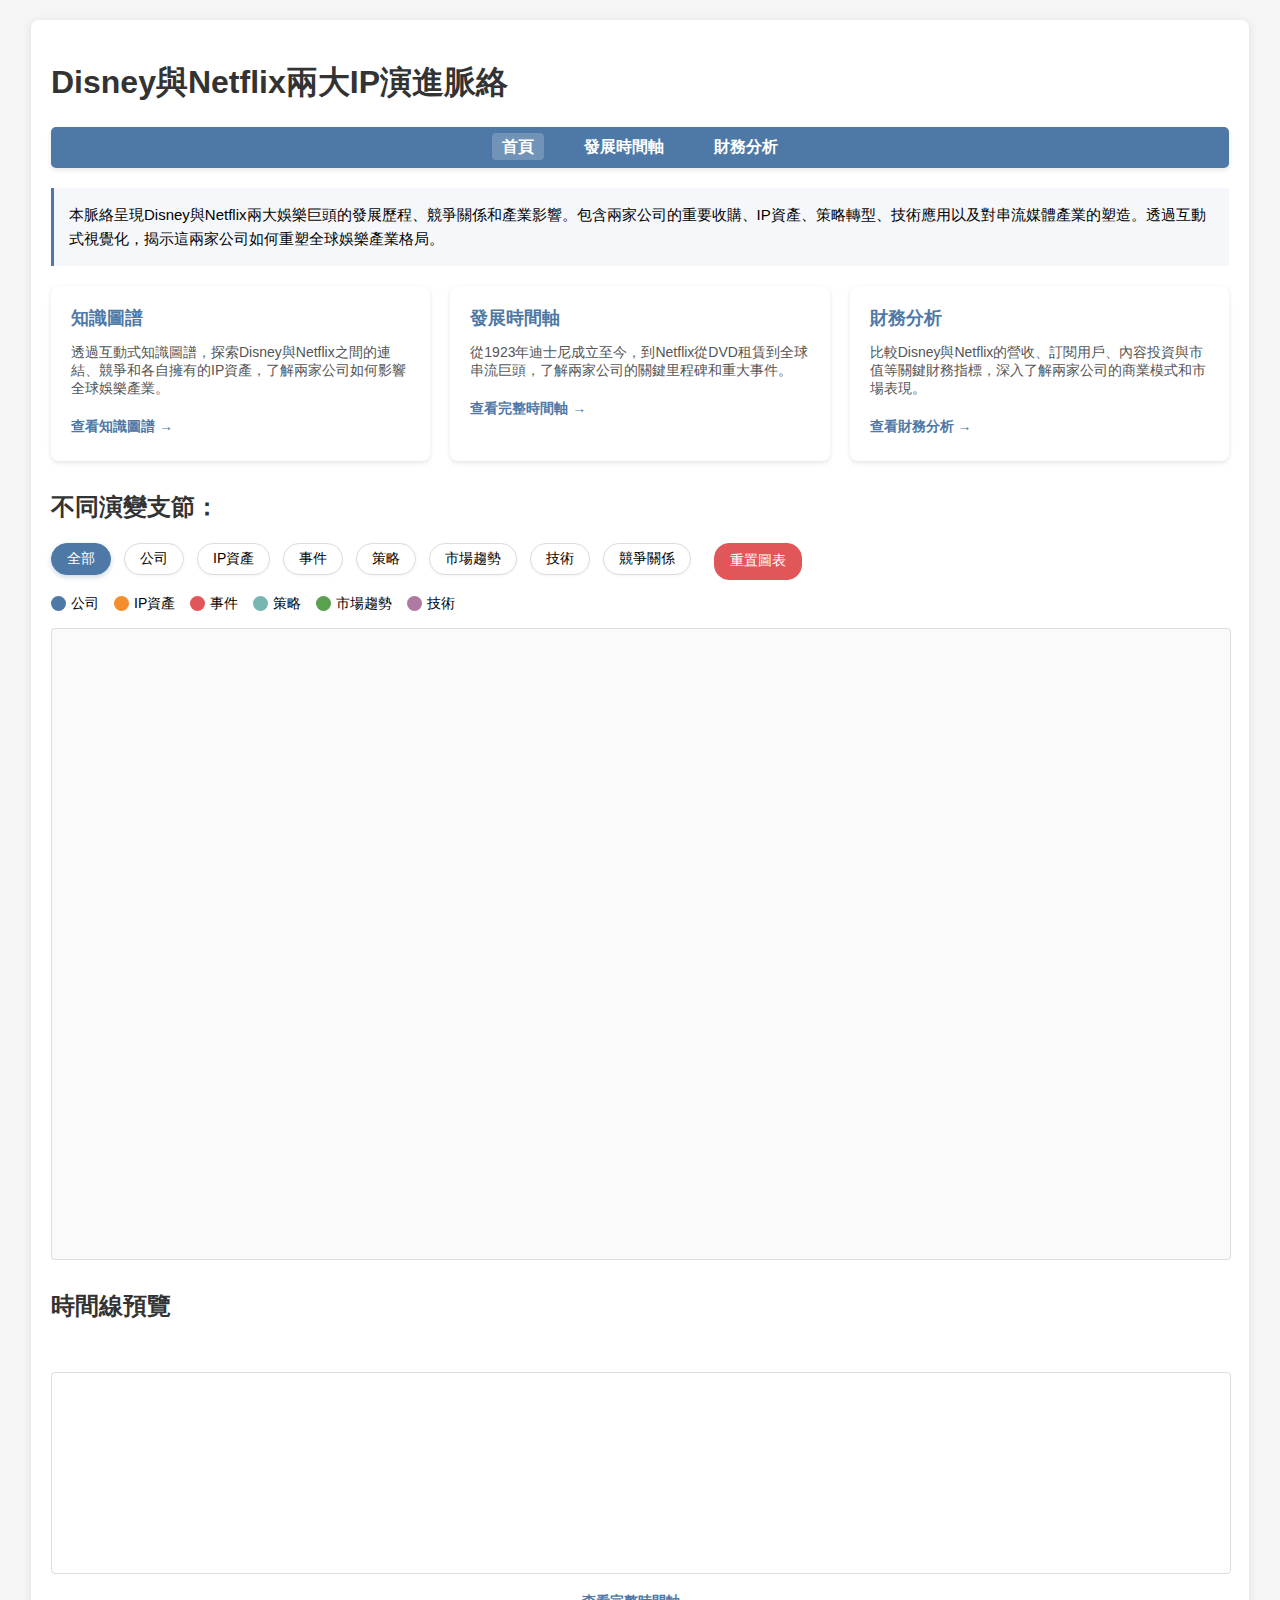
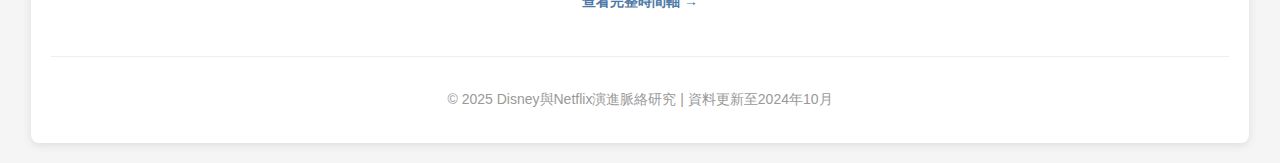
<file: index.html>
<!DOCTYPE html>
<html lang="zh-Hant">
<head>
    <meta charset="UTF-8">
    <meta name="viewport" content="width=device-width, initial-scale=1.0">
    <title>Disney與Netflix兩大IP演進脈絡</title>
    <script src="https://d3js.org/d3.v7.min.js"></script>
    <link rel="stylesheet" href="styles.css">
    <style>
        /* 導航選單樣式 */
        .main-nav {
            background-color: #4e79a7;
            border-radius: 5px;
            margin-bottom: 20px;
            padding: 10px;
            box-shadow: 0 2px 5px rgba(0,0,0,0.1);
        }
        
        .nav-list {
            display: flex;
            justify-content: center;
            list-style: none;
            margin: 0;
            padding: 0;
        }
        
        .nav-item {
            margin: 0 15px;
        }
        
        .nav-link {
            color: white;
            text-decoration: none;
            font-weight: bold;
            padding: 5px 10px;
            border-radius: 4px;
            transition: background-color 0.2s;
        }
        
        .nav-link:hover, .nav-link.active {
            background-color: rgba(255, 255, 255, 0.2);
        }

        /* 卡片樣式 */
        .cards-container {
            display: grid;
            grid-template-columns: repeat(auto-fit, minmax(300px, 1fr));
            gap: 20px;
            margin-bottom: 30px;
        }
        
        .card {
            background-color: white;
            border-radius: 8px;
            box-shadow: 0 2px 5px rgba(0,0,0,0.1);
            padding: 20px;
            transition: transform 0.3s, box-shadow 0.3s;
            cursor: pointer;
        }
        
        .card:hover {
            transform: translateY(-5px);
            box-shadow: 0 5px 15px rgba(0,0,0,0.15);
        }
        
        .card-title {
            color: #4e79a7;
            font-size: 18px;
            margin-top: 0;
            margin-bottom: 10px;
        }
        
        .card-description {
            color: #555;
            font-size: 14px;
            margin-bottom: 15px;
        }
        
        .card-link {
            color: #4e79a7;
            text-decoration: none;
            font-weight: bold;
            font-size: 14px;
            display: inline-block;
            padding: 5px 0;
        }
        
        .card-link:hover {
            text-decoration: underline;
        }

        /* 頁尾樣式 */
        .footer {
            text-align: center;
            margin-top: 40px;
            padding-top: 20px;
            border-top: 1px solid #eee;
            color: #999;
            font-size: 14px;
        }
    </style>
</head>
<body>
    <div class="container">
        <h1>Disney與Netflix兩大IP演進脈絡</h1>
        
        <!-- 主導航選單 -->
        <nav class="main-nav">
            <ul class="nav-list">
                <li class="nav-item"><a href="index.html" class="nav-link active">首頁</a></li>
                <li class="nav-item"><a href="timeline.html" class="nav-link">發展時間軸</a></li>
                <li class="nav-item"><a href="financial-comparison.html" class="nav-link">財務分析</a></li>
            </ul>
        </nav>
        
        <div class="summary-box">
            本脈絡呈現Disney與Netflix兩大娛樂巨頭的發展歷程、競爭關係和產業影響。包含兩家公司的重要收購、IP資產、策略轉型、技術應用以及對串流媒體產業的塑造。透過互動式視覺化，揭示這兩家公司如何重塑全球娛樂產業格局。
        </div>
        
        <!-- 頁面導航卡片 -->
        <div class="cards-container">
            <div class="card">
                <h3 class="card-title">知識圖譜</h3>
                <p class="card-description">透過互動式知識圖譜，探索Disney與Netflix之間的連結、競爭和各自擁有的IP資產，了解兩家公司如何影響全球娛樂產業。</p>
                <a href="#graph" class="card-link">查看知識圖譜 &rarr;</a>
            </div>
            
            <div class="card">
                <h3 class="card-title">發展時間軸</h3>
                <p class="card-description">從1923年迪士尼成立至今，到Netflix從DVD租賃到全球串流巨頭，了解兩家公司的關鍵里程碑和重大事件。</p>
                <a href="timeline.html" class="card-link">查看完整時間軸 &rarr;</a>
            </div>
            
            <div class="card">
                <h3 class="card-title">財務分析</h3>
                <p class="card-description">比較Disney與Netflix的營收、訂閱用戶、內容投資與市值等關鍵財務指標，深入了解兩家公司的商業模式和市場表現。</p>
                <a href="financial-comparison.html" class="card-link">查看財務分析 &rarr;</a>
            </div>
        </div>
        
        <div class="section">
            <h2>不同演變支節：</h2>
            <div class="filters">
                <button class="filter-btn active" data-filter="all">全部</button>
                <button class="filter-btn" data-filter="公司">公司</button>
                <button class="filter-btn" data-filter="IP資產">IP資產</button>
                <button class="filter-btn" data-filter="事件">事件</button>
                <button class="filter-btn" data-filter="策略">策略</button>
                <button class="filter-btn" data-filter="市場趨勢">市場趨勢</button>
                <button class="filter-btn" data-filter="技術">技術</button>
                <button class="filter-btn" data-filter="競爭">競爭關係</button>
                <button class="reset-btn" id="reset-graph">重置圖表</button>
            </div>
            
            <div class="legend">
                <div class="legend-item">
                    <div class="legend-color" style="background-color: #4e79a7;"></div>
                    <span>公司</span>
                </div>
                <div class="legend-item">
                    <div class="legend-color" style="background-color: #f28e2c;"></div>
                    <span>IP資產</span>
                </div>
                <div class="legend-item">
                    <div class="legend-color" style="background-color: #e15759;"></div>
                    <span>事件</span>
                </div>
                <div class="legend-item">
                    <div class="legend-color" style="background-color: #76b7b2;"></div>
                    <span>策略</span>
                </div>
                <div class="legend-item">
                    <div class="legend-color" style="background-color: #59a14f;"></div>
                    <span>市場趨勢</span>
                </div>
                <div class="legend-item">
                    <div class="legend-color" style="background-color: #af7aa1;"></div>
                    <span>技術</span>
                </div>
            </div>
            
            <div id="graph"></div>
        </div>
        
        <div class="section">
            <h2>時間線預覽</h2>
            <svg id="timeline" width="1000" height="250"></svg>
            <div style="text-align: center; margin-top: 10px;">
                <a href="timeline.html" class="card-link">查看完整時間軸 &rarr;</a>
            </div>
        </div>
        
        <div class="footer">
            <p>© 2025 Disney與Netflix演進脈絡研究 | 資料更新至2024年10月</p>
        </div>
    </div>

    <!-- 引入外部JS檔案 - 注意載入順序 -->
    <script src="disney-netflix-nodes.js"></script>
    <script src="disney-netflix-edges.js"></script>
    <script src="disney-netflix-data.js"></script>
    <script src="knowledge-graph.js"></script>
</body>
</html>
</file>
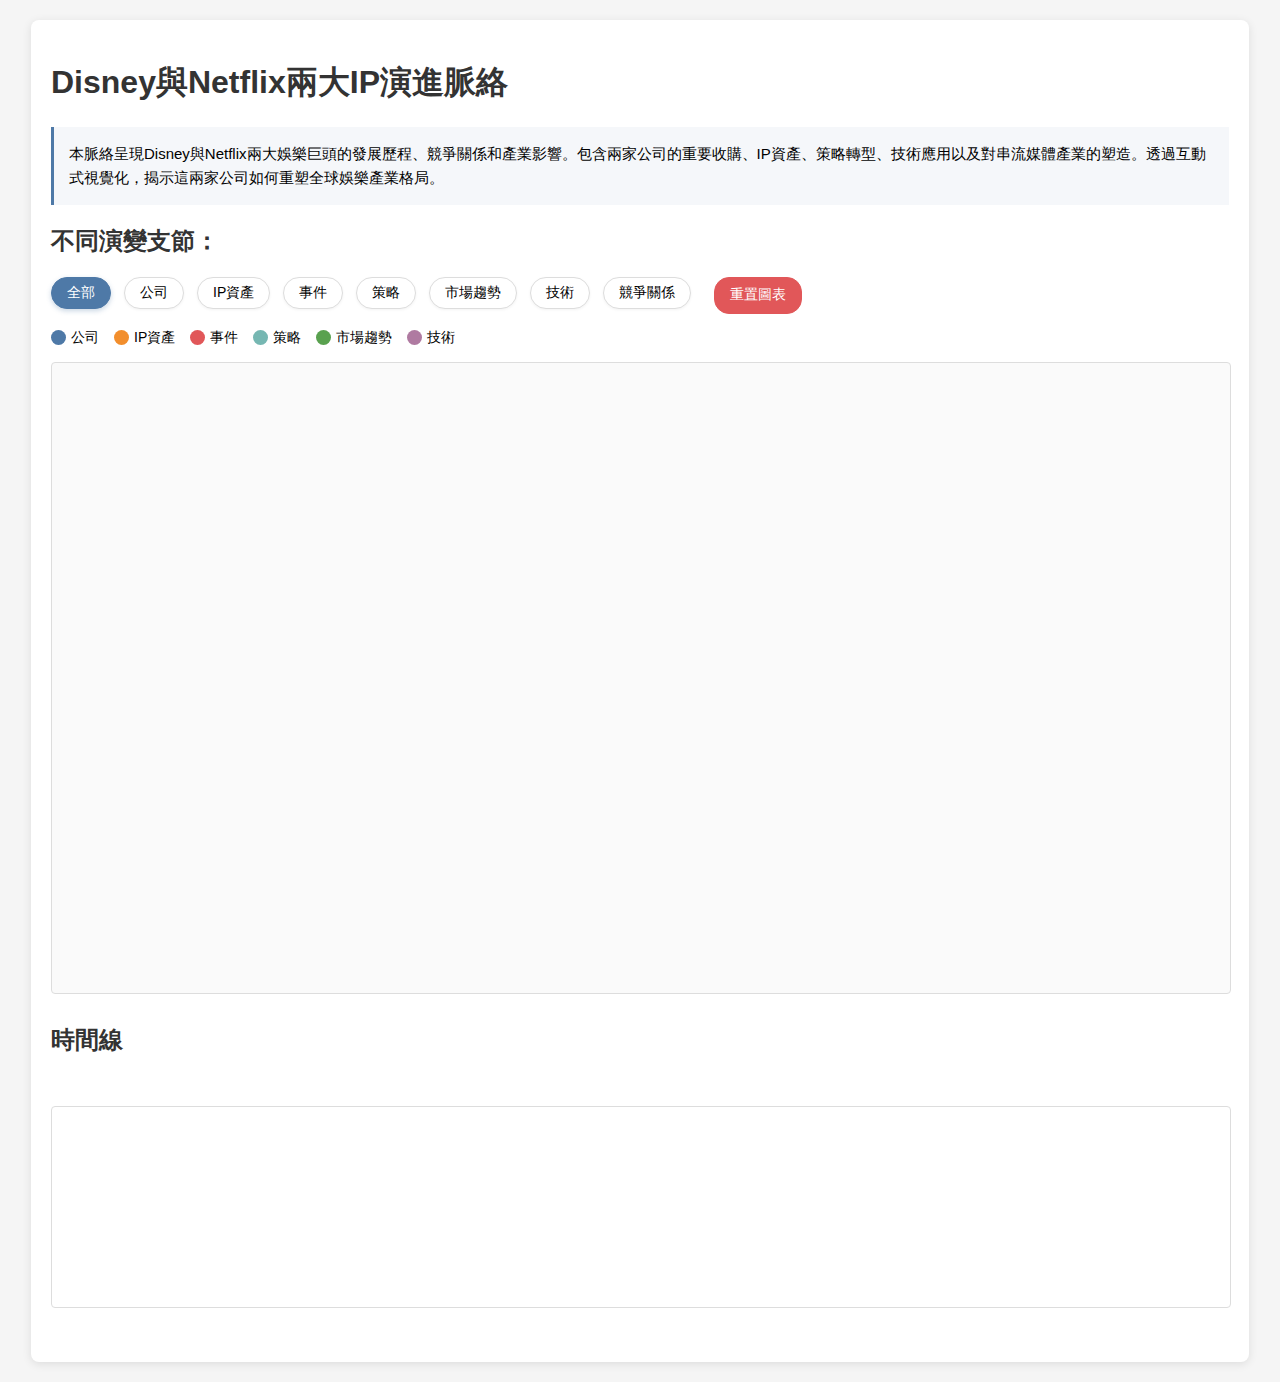
<file: disney-netflix-knowledge-graph.html>
<!DOCTYPE html>
<html lang="zh-Hant">
<head>
    <meta charset="UTF-8">
    <meta name="viewport" content="width=device-width, initial-scale=1.0">
    <title>Disney與Netflix兩大IP演進脈絡</title>
    <script src="https://d3js.org/d3.v7.min.js"></script>
    <link rel="stylesheet" href="styles.css">
</head>
<body>
    <div class="container">
        <h1>Disney與Netflix兩大IP演進脈絡</h1>
        
        <div class="summary-box">
            本脈絡呈現Disney與Netflix兩大娛樂巨頭的發展歷程、競爭關係和產業影響。包含兩家公司的重要收購、IP資產、策略轉型、技術應用以及對串流媒體產業的塑造。透過互動式視覺化，揭示這兩家公司如何重塑全球娛樂產業格局。
        </div>
        
        <div class="section">
            <h2>不同演變支節：</h2>
            <div class="filters">
                <button class="filter-btn active" data-filter="all">全部</button>
                <button class="filter-btn" data-filter="公司">公司</button>
                <button class="filter-btn" data-filter="IP資產">IP資產</button>
                <button class="filter-btn" data-filter="事件">事件</button>
                <button class="filter-btn" data-filter="策略">策略</button>
                <button class="filter-btn" data-filter="市場趨勢">市場趨勢</button>
                <button class="filter-btn" data-filter="技術">技術</button>
                <button class="filter-btn" data-filter="競爭">競爭關係</button>
                <button class="reset-btn" id="reset-graph">重置圖表</button>
            </div>
            
            <div class="legend">
                <div class="legend-item">
                    <div class="legend-color" style="background-color: #4e79a7;"></div>
                    <span>公司</span>
                </div>
                <div class="legend-item">
                    <div class="legend-color" style="background-color: #f28e2c;"></div>
                    <span>IP資產</span>
                </div>
                <div class="legend-item">
                    <div class="legend-color" style="background-color: #e15759;"></div>
                    <span>事件</span>
                </div>
                <div class="legend-item">
                    <div class="legend-color" style="background-color: #76b7b2;"></div>
                    <span>策略</span>
                </div>
                <div class="legend-item">
                    <div class="legend-color" style="background-color: #59a14f;"></div>
                    <span>市場趨勢</span>
                </div>
                <div class="legend-item">
                    <div class="legend-color" style="background-color: #af7aa1;"></div>
                    <span>技術</span>
                </div>
            </div>
            
            <div id="graph"></div>
        </div>
        
        <div class="section">
            <h2>時間線</h2>
            <svg id="timeline" width="1000" height="250"></svg>
        </div>
    </div>

    <!-- 引入外部JS檔案 - 注意載入順序 -->
    <script src="disney-netflix-nodes.js"></script>
    <script src="disney-netflix-edges.js"></script>
    <script src="disney-netflix-data.js"></script>
    <script src="knowledge-graph.js"></script>
</body>
</html>
</file>
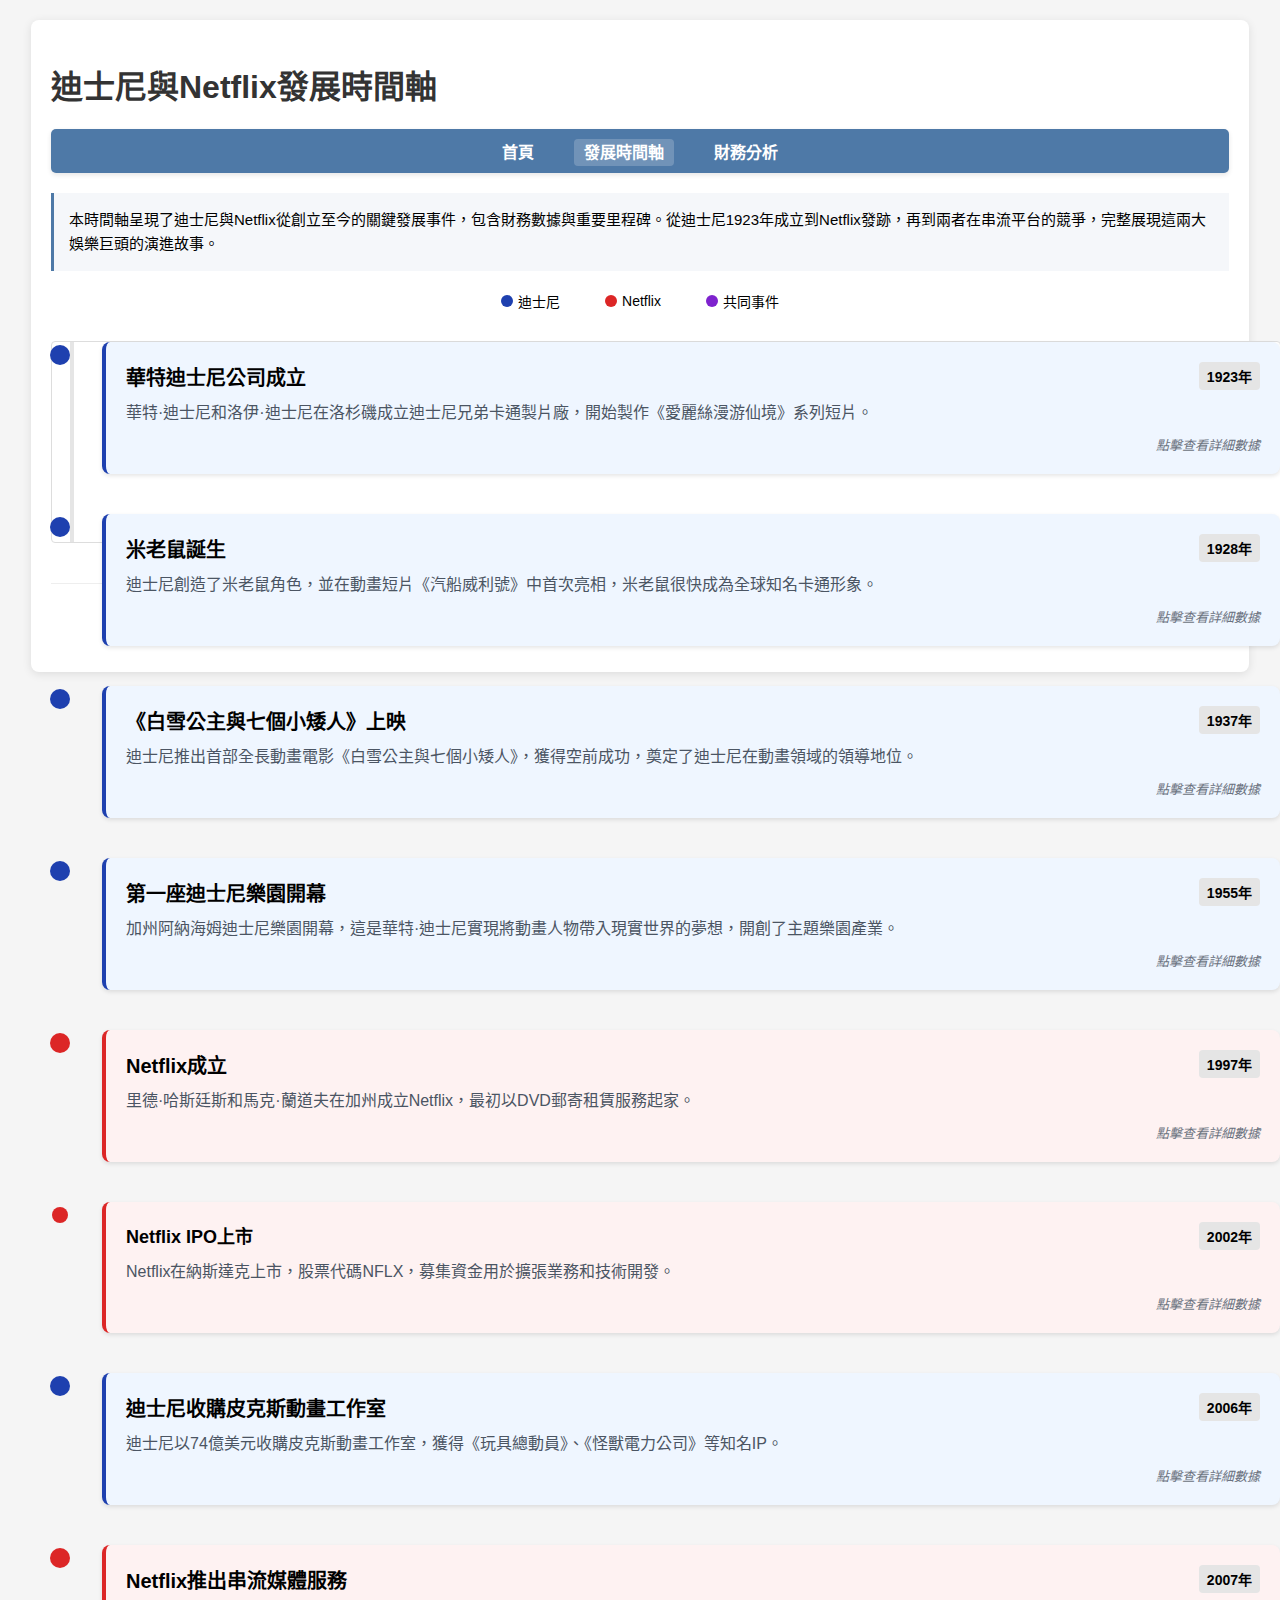
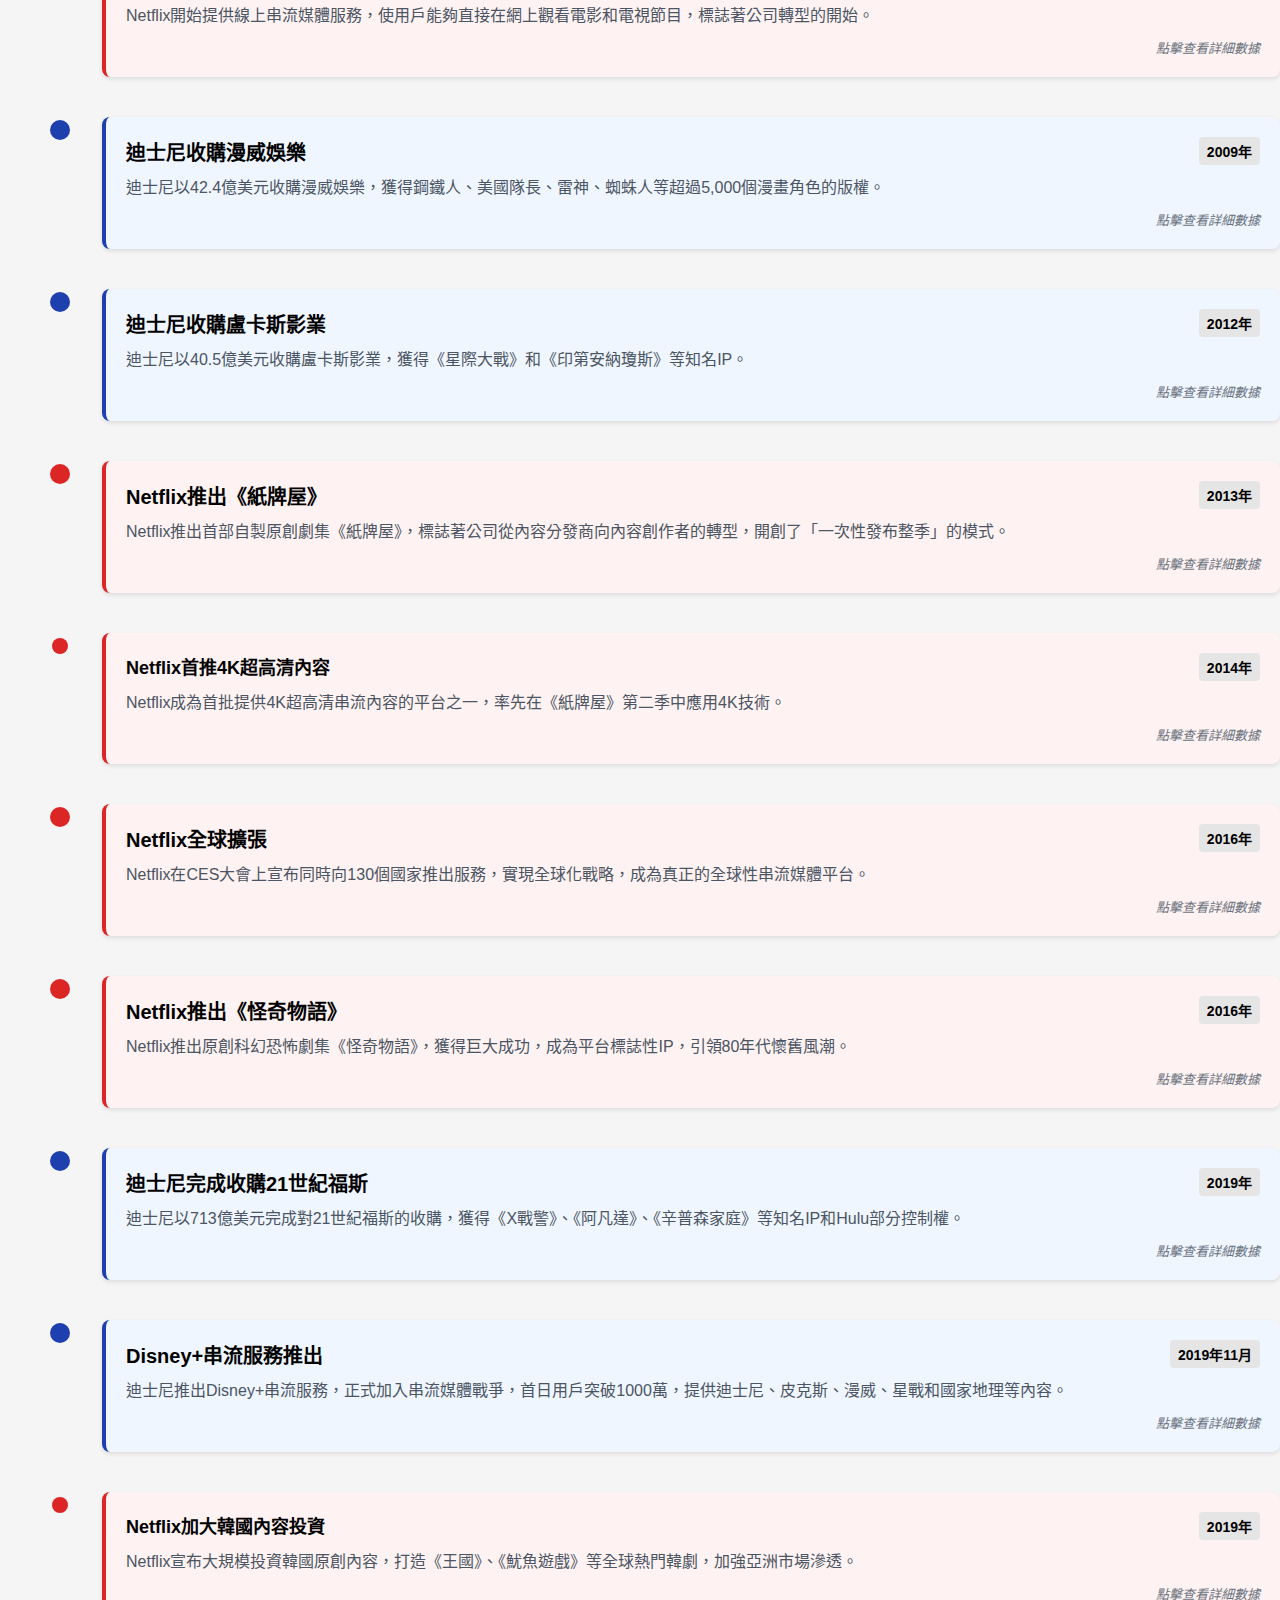
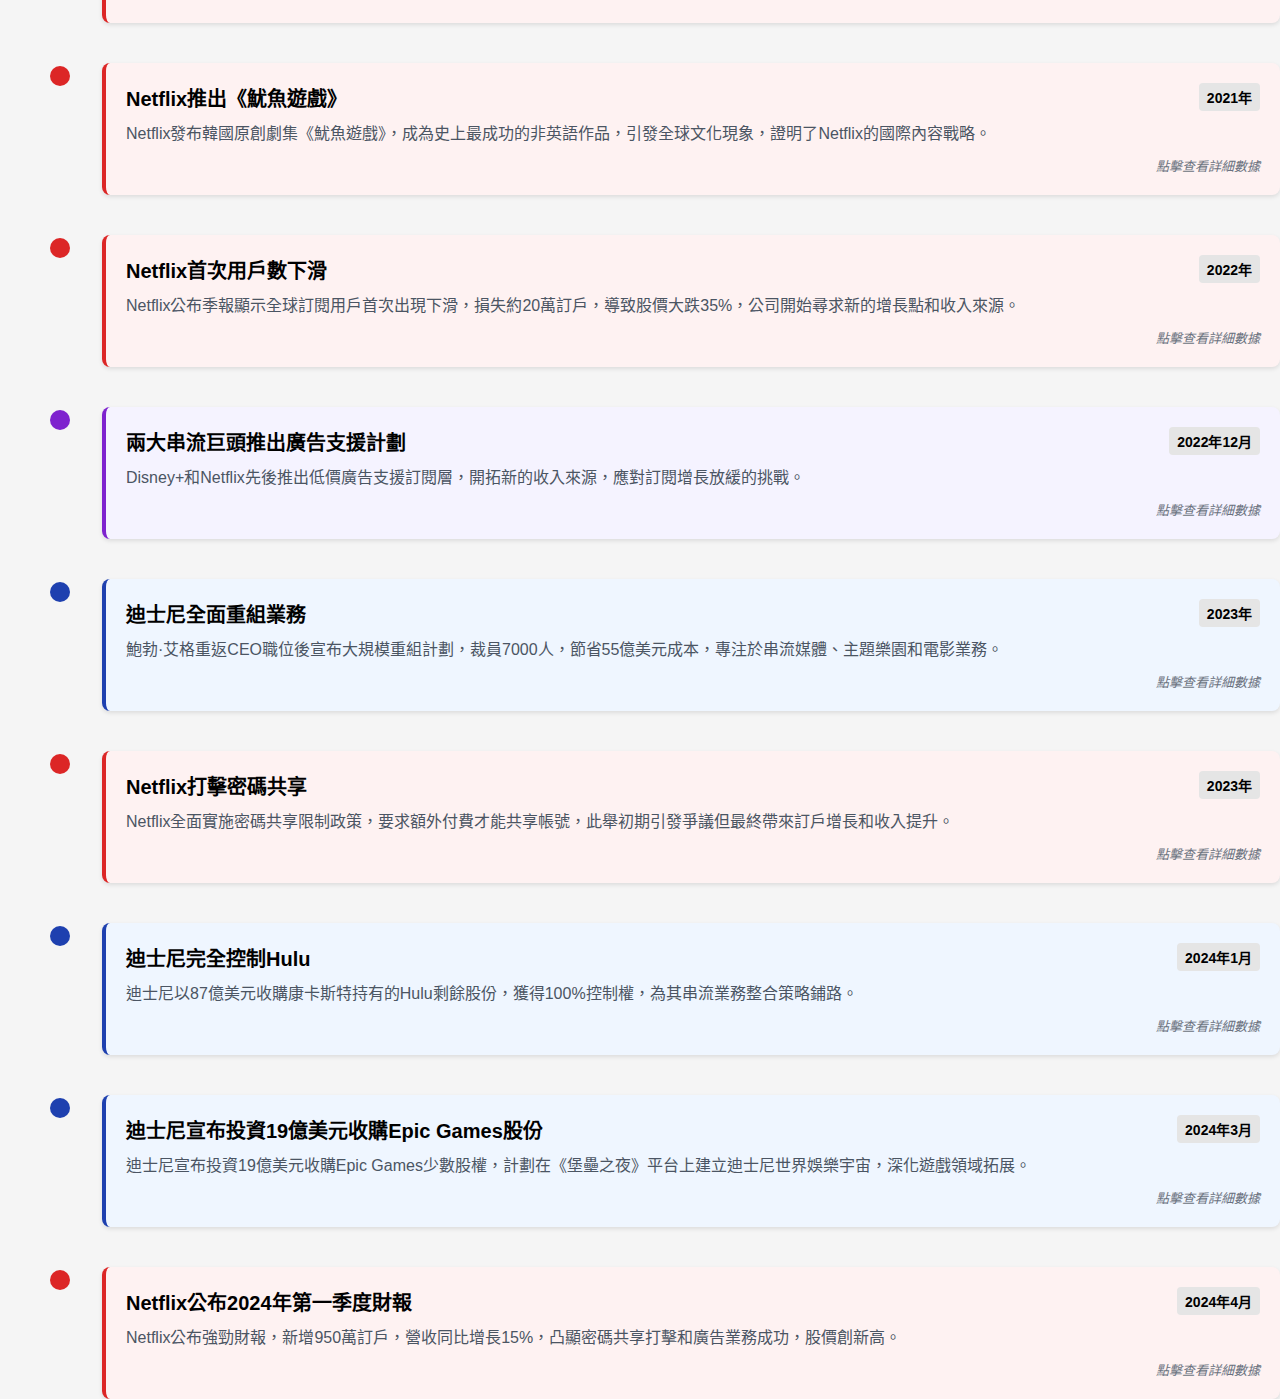
<file: timeline.html>
<!DOCTYPE html>
<html lang="zh-TW">
<head>
    <meta charset="UTF-8">
    <meta name="viewport" content="width=device-width, initial-scale=1.0">
    <title>迪士尼與Netflix發展時間軸</title>
    <link rel="stylesheet" href="styles.css">
    <style>
        .legend {
            display: flex;
            justify-content: center;
            margin-bottom: 30px;
        }
        .legend-item {
            display: flex;
            align-items: center;
            margin: 0 15px;
        }
        .legend-color {
            width: 12px;
            height: 12px;
            border-radius: 50%;
            margin-right: 5px;
        }
        .legend-disney {
            background-color: #1E40AF;
        }
        .legend-netflix {
            background-color: #DC2626;
        }
        .legend-common {
            background-color: #7E22CE;
        }
        .timeline {
            position: relative;
            padding-left: 50px;
        }
        .timeline::before {
            content: "";
            position: absolute;
            top: 0;
            bottom: 0;
            left: 18px;
            width: 4px;
            background-color: #e5e5e5;
        }
        .event {
            position: relative;
            margin-bottom: 40px;
        }
        .event-dot {
            position: absolute;
            left: -50px;
            top: 5px;
            width: 16px;
            height: 16px;
            border-radius: 50%;
            z-index: 1;
        }
        .event-dot.important {
            width: 20px;
            height: 20px;
            left: -52px;
            top: 3px;
        }
        .event-disney .event-dot {
            background-color: #1E40AF;
        }
        .event-netflix .event-dot {
            background-color: #DC2626;
        }
        .event-common .event-dot {
            background-color: #7E22CE;
        }
        .event-card {
            padding: 20px;
            border-radius: 8px;
            box-shadow: 0 2px 4px rgba(0,0,0,0.1);
            transition: transform 0.2s, box-shadow 0.2s;
            cursor: pointer;
        }
        .event-card:hover {
            transform: translateY(-3px);
            box-shadow: 0 4px 8px rgba(0,0,0,0.15);
        }
        .event-disney .event-card {
            background-color: #EFF6FF;
            border-left: 4px solid #1E40AF;
        }
        .event-netflix .event-card {
            background-color: #FEF2F2;
            border-left: 4px solid #DC2626;
        }
        .event-common .event-card {
            background-color: #F5F3FF;
            border-left: 4px solid #7E22CE;
        }
        .event-header {
            display: flex;
            justify-content: space-between;
            align-items: flex-start;
            margin-bottom: 10px;
        }
        .event-title {
            font-weight: bold;
            font-size: 18px;
            margin: 0;
        }
        .event-important .event-title {
            font-size: 20px;
            color: #000;
        }
        .event-year {
            padding: 4px 8px;
            background-color: #e5e5e5;
            border-radius: 4px;
            font-size: 14px;
            font-weight: bold;
        }
        .event-description {
            margin: 0;
            font-size: 16px;
            line-height: 1.5;
            color: #4B5563;
        }
        .event-details {
            margin-top: 15px;
            border-top: 1px solid rgba(0,0,0,0.1);
            padding-top: 15px;
            display: none;
        }
        .event-details h4 {
            margin-top: 0;
            margin-bottom: 10px;
            font-size: 15px;
        }
        .event-details ul {
            margin: 0;
            padding-left: 20px;
        }
        .event-details li {
            margin-bottom: 5px;
            font-size: 14px;
        }
        .event-toggle {
            margin-top: 10px;
            text-align: right;
            font-size: 13px;
            color: #6B7280;
            font-style: italic;
        }
    </style>
</head>
<body>
    <div class="container">
        <h1>迪士尼與Netflix發展時間軸</h1>
        
        <!-- 主導航選單 -->
        <nav class="main-nav">
            <ul class="nav-list">
                <li class="nav-item"><a href="index.html" class="nav-link">首頁</a></li>
                <li class="nav-item"><a href="timeline.html" class="nav-link active">發展時間軸</a></li>
                <li class="nav-item"><a href="financial-comparison.html" class="nav-link">財務分析</a></li>
            </ul>
        </nav>
        
        <p class="description summary-box">本時間軸呈現了迪士尼與Netflix從創立至今的關鍵發展事件，包含財務數據與重要里程碑。從迪士尼1923年成立到Netflix發跡，再到兩者在串流平台的競爭，完整展現這兩大娛樂巨頭的演進故事。</p>
        
        <div class="legend">
            <div class="legend-item">
                <div class="legend-color legend-disney"></div>
                <span>迪士尼</span>
            </div>
            <div class="legend-item">
                <div class="legend-color legend-netflix"></div>
                <span>Netflix</span>
            </div>
            <div class="legend-item">
                <div class="legend-color legend-common"></div>
                <span>共同事件</span>
            </div>
        </div>
        
        <div class="timeline" id="timeline">
            <!-- 時間軸事件將由JavaScript生成 -->
        </div>
        
        <div class="footer">
            <p>© 2025 Disney與Netflix演進脈絡研究 | 資料更新至2024年10月</p>
        </div>
    </div>

    <script>
        // 時間軸事件數據
        const events = [
            {
                year: "1923年",
                title: "華特迪士尼公司成立",
                description: "華特·迪士尼和洛伊·迪士尼在洛杉磯成立迪士尼兄弟卡通製片廠，開始製作《愛麗絲漫游仙境》系列短片。",
                company: "迪士尼",
                financialData: ["初始資本：3,200美元", "首年收入：約4,000美元", "員工人數：4人"],
                isImportant: true
            },
            {
                year: "1928年",
                title: "米老鼠誕生",
                description: "迪士尼創造了米老鼠角色，並在動畫短片《汽船威利號》中首次亮相，米老鼠很快成為全球知名卡通形象。",
                company: "迪士尼",
                financialData: ["《汽船威利號》製作成本：約4,986美元", "米老鼠IP到1930年代產值：每年超過100萬美元"],
                isImportant: true
            },
            {
                year: "1937年",
                title: "《白雪公主與七個小矮人》上映",
                description: "迪士尼推出首部全長動畫電影《白雪公主與七個小矮人》，獲得空前成功，奠定了迪士尼在動畫領域的領導地位。",
                company: "迪士尼",
                financialData: ["製作預算：1,488,423美元（當時史上最貴動畫）", "全球票房：超過8,000萬美元（相當於今天的13億美元）"],
                isImportant: true
            },
            {
                year: "1955年",
                title: "第一座迪士尼樂園開幕",
                description: "加州阿納海姆迪士尼樂園開幕，這是華特·迪士尼實現將動畫人物帶入現實世界的夢想，開創了主題樂園產業。",
                company: "迪士尼",
                financialData: ["初始投資：1,700萬美元", "首年遊客：超過100萬人", "門票價格：成人1美元，兒童50美分"],
                isImportant: true
            },
            {
                year: "1997年",
                title: "Netflix成立",
                description: "里德·哈斯廷斯和馬克·蘭道夫在加州成立Netflix，最初以DVD郵寄租賃服務起家。",
                company: "Netflix",
                financialData: ["初始投資：約250萬美元", "首年收入：不到100萬美元", "DVD庫存：約925部電影"],
                isImportant: true
            },
            {
                year: "2002年",
                title: "Netflix IPO上市",
                description: "Netflix在納斯達克上市，股票代碼NFLX，募集資金用於擴張業務和技術開發。",
                company: "Netflix",
                financialData: ["IPO價格：15美元/股", "首日收盤價：16.75美元/股", "募集資金：8,220萬美元", "訂閱用戶：約60萬"],
                isImportant: false
            },
            {
                year: "2006年",
                title: "迪士尼收購皮克斯動畫工作室",
                description: "迪士尼以74億美元收購皮克斯動畫工作室，獲得《玩具總動員》、《怪獸電力公司》等知名IP。",
                company: "迪士尼",
                financialData: ["收購金額：74億美元（全股票交易）", "皮克斯2005年收入：約2.89億美元", "收購後迪士尼動畫年產值：超過20億美元"],
                isImportant: true
            },
            {
                year: "2007年",
                title: "Netflix推出串流媒體服務",
                description: "Netflix開始提供線上串流媒體服務，使用戶能夠直接在網上觀看電影和電視節目，標誌著公司轉型的開始。",
                company: "Netflix",
                financialData: ["當年收入：12億美元", "訂閱用戶：約700萬", "可串流內容：約2,000部電影和電視節目", "DVD郵寄業務仍佔收入90%以上"],
                isImportant: true
            },
            {
                year: "2009年",
                title: "迪士尼收購漫威娛樂",
                description: "迪士尼以42.4億美元收購漫威娛樂，獲得鋼鐵人、美國隊長、雷神、蜘蛛人等超過5,000個漫畫角色的版權。",
                company: "迪士尼",
                financialData: ["收購金額：42.4億美元", "漫威2008年收入：約5.78億美元", "截至2024年，漫威電影宇宙總票房：超過300億美元"],
                isImportant: true
            },
            {
                year: "2012年",
                title: "迪士尼收購盧卡斯影業",
                description: "迪士尼以40.5億美元收購盧卡斯影業，獲得《星際大戰》和《印第安納瓊斯》等知名IP。",
                company: "迪士尼",
                financialData: ["收購金額：40.5億美元", "《星際大戰》IP估值：超過300億美元", "收購後《星際大戰》系列電影總票房：超過60億美元"],
                isImportant: true
            },
            {
                year: "2013年",
                title: "Netflix推出《紙牌屋》",
                description: "Netflix推出首部自製原創劇集《紙牌屋》，標誌著公司從內容分發商向內容創作者的轉型，開創了「一次性發布整季」的模式。",
                company: "Netflix",
                financialData: ["製作成本：約1億美元（兩季）", "當年新增訂閱用戶：超過200萬", "股價年增長：約297%", "艾美獎提名：9項"],
                isImportant: true
            },
            {
                year: "2014年",
                title: "Netflix首推4K超高清內容",
                description: "Netflix成為首批提供4K超高清串流內容的平台之一，率先在《紙牌屋》第二季中應用4K技術。",
                company: "Netflix",
                financialData: ["技術投資：約2億美元", "高級會員價格：11.99美元/月（比標準會員高3美元）", "網絡要求：至少15Mbps穩定連線"],
                isImportant: false
            },
            {
                year: "2016年",
                title: "Netflix全球擴張",
                description: "Netflix在CES大會上宣布同時向130個國家推出服務，實現全球化戰略，成為真正的全球性串流媒體平台。",
                company: "Netflix",
                financialData: ["當年國際拓展投資：約10億美元", "國際訂閱用戶：從3000萬增至4400萬", "全球本地化語言：超過20種"],
                isImportant: true
            },
            {
                year: "2016年",
                title: "Netflix推出《怪奇物語》",
                description: "Netflix推出原創科幻恐怖劇集《怪奇物語》，獲得巨大成功，成為平台標誌性IP，引領80年代懷舊風潮。",
                company: "Netflix",
                financialData: ["首季製作成本：約600萬美元/集", "第一個月觀看人數：超過1400萬", "帶動會員增長：約250萬", "第四季製作成本：約3000萬美元/集"],
                isImportant: true
            },
            {
                year: "2019年",
                title: "迪士尼完成收購21世紀福斯",
                description: "迪士尼以713億美元完成對21世紀福斯的收購，獲得《X戰警》、《阿凡達》、《辛普森家庭》等知名IP和Hulu部分控制權。",
                company: "迪士尼",
                financialData: ["收購金額：713億美元（當時史上最大娛樂業收購）", "福斯2018年收入：約300億美元", "收購後迪士尼IP組合市值：估計超過1000億美元"],
                isImportant: true
            },
            {
                year: "2019年11月",
                title: "Disney+串流服務推出",
                description: "迪士尼推出Disney+串流服務，正式加入串流媒體戰爭，首日用戶突破1000萬，提供迪士尼、皮克斯、漫威、星戰和國家地理等內容。",
                company: "迪士尼",
                financialData: ["首年投資：約24億美元", "首日用戶：1000萬+", "首月推出區域：美國、加拿大、荷蘭", "首月訂閱價格：6.99美元/月", "首年目標：6000萬訂戶"],
                isImportant: true
            },
            {
                year: "2019年",
                title: "Netflix加大韓國內容投資",
                description: "Netflix宣布大規模投資韓國原創內容，打造《王國》、《魷魚遊戲》等全球熱門韓劇，加強亞洲市場滲透。",
                company: "Netflix",
                financialData: ["韓國內容投資：約2.5億美元（2019年）", "韓國訂戶增長：約300萬（2019年全年）", "韓國工作室規模：從10人增至約120人"],
                isImportant: false
            },
            {
                year: "2021年",
                title: "Netflix推出《魷魚遊戲》",
                description: "Netflix發布韓國原創劇集《魷魚遊戲》，成為史上最成功的非英語作品，引發全球文化現象，證明了Netflix的國際內容戰略。",
                company: "Netflix",
                financialData: ["製作成本：約2100萬美元", "首月觀看：1.42億戶", "估計帶來收入：約9億美元", "新增訂戶貢獻：約450萬"],
                isImportant: true
            },
            {
                year: "2022年",
                title: "Netflix首次用戶數下滑",
                description: "Netflix公布季報顯示全球訂閱用戶首次出現下滑，損失約20萬訂戶，導致股價大跌35%，公司開始尋求新的增長點和收入來源。",
                company: "Netflix",
                financialData: ["股價下跌：單日超過35%", "市值蒸發：超過500億美元", "全球訂戶：2.215億（下降約20萬）", "北美每月ARPU：15.6美元"],
                isImportant: true
            },
            {
                year: "2022年12月",
                title: "兩大串流巨頭推出廣告支援計劃",
                description: "Disney+和Netflix先後推出低價廣告支援訂閱層，開拓新的收入來源，應對訂閱增長放緩的挑戰。",
                company: "共同",
                financialData: [
                    "Disney+ 廣告版價格：7.99美元/月（無廣告版漲至10.99美元）", 
                    "Netflix 廣告版價格：6.99美元/月（基本版9.99美元）",
                    "Disney+首年廣告收入預期：7.5億美元",
                    "Netflix首年廣告收入預期：約6億美元"
                ],
                isImportant: true
            },
            {
                year: "2023年",
                title: "迪士尼全面重組業務",
                description: "鮑勃·艾格重返CEO職位後宣布大規模重組計劃，裁員7000人，節省55億美元成本，專注於串流媒體、主題樂園和電影業務。",
                company: "迪士尼",
                financialData: ["裁員規模：7000人（佔全球員工約3.5%）", "預計年度節省：55億美元", "重組成本：約14億美元", "2023財年營收：893億美元"],
                isImportant: true
            },
            {
                year: "2023年",
                title: "Netflix打擊密碼共享",
                description: "Netflix全面實施密碼共享限制政策，要求額外付費才能共享帳號，此舉初期引發爭議但最終帶來訂戶增長和收入提升。",
                company: "Netflix",
                financialData: ["額外成員價格：約每月7.99美元", "估計共享帳戶：超過1億", "政策實施後新增訂戶：2023年約2300萬", "第三季度營收增長：8%達到83億美元"],
                isImportant: true
            },
            {
                year: "2024年1月",
                title: "迪士尼完全控制Hulu",
                description: "迪士尼以87億美元收購康卡斯特持有的Hulu剩餘股份，獲得100%控制權，為其串流業務整合策略鋪路。",
                company: "迪士尼",
                financialData: ["收購金額：87億美元", "Hulu估值：270億美元", "整合計劃：在Disney+應用內提供Hulu內容", "組合訂閱ARPU：約11.5美元"],
                isImportant: true
            },
            {
                year: "2024年3月",
                title: "迪士尼宣布投資19億美元收購Epic Games股份",
                description: "迪士尼宣布投資19億美元收購Epic Games少數股權，計劃在《堡壘之夜》平台上建立迪士尼世界娛樂宇宙，深化遊戲領域拓展。",
                company: "迪士尼",
                financialData: ["投資金額：19億美元", "Epic Games估值：約320億美元", "計劃開發產品：遊戲、影視和消費產品", "《堡壘之夜》月活用戶：超過2億"],
                isImportant: true
            },
            {
                year: "2024年4月",
                title: "Netflix公布2024年第一季度財報",
                description: "Netflix公布強勁財報，新增950萬訂戶，營收同比增長15%，凸顯密碼共享打擊和廣告業務成功，股價創新高。",
                company: "Netflix",
                financialData: ["營收：94億美元（增長15%）", "淨利潤：20億美元（增長79%）", "全球訂戶：2.7億", "廣告層增長：65%", "每股收益：5.28美元"],
                isImportant: true
            }
        ];

        // 生成時間軸內容
        const timeline = document.getElementById('timeline');
        
        events.forEach(event => {
            // 創建事件元素
            const companyClassMap = {
                '迪士尼': 'disney',
                'Netflix': 'netflix',
                '共同': 'common'
            };
            
            const eventElement = document.createElement('div');
            eventElement.className = `event event-${companyClassMap[event.company]}`;
            if (event.isImportant) {
                eventElement.classList.add('event-important');
            }
            
            // 創建事件圓點
            const dot = document.createElement('div');
            dot.className = `event-dot ${event.isImportant ? 'important' : ''}`;
            eventElement.appendChild(dot);
            
            // 創建事件卡片
            const card = document.createElement('div');
            card.className = 'event-card';
            
            // 創建事件標題和年份
            const header = document.createElement('div');
            header.className = 'event-header';
            
            const title = document.createElement('h3');
            title.className = 'event-title';
            title.textContent = event.title;
            
            const year = document.createElement('span');
            year.className = 'event-year';
            year.textContent = event.year;
            
            header.appendChild(title);
            header.appendChild(year);
            
            // 創建事件描述
            const description = document.createElement('p');
            description.className = 'event-description';
            description.textContent = event.description;
            
            // 創建詳細資訊區域
            const details = document.createElement('div');
            details.className = 'event-details';
            
            const detailsTitle = document.createElement('h4');
            detailsTitle.textContent = '財務/數據詳情：';
            
            const detailsList = document.createElement('ul');
            event.financialData.forEach(item => {
                const li = document.createElement('li');
                li.textContent = item;
                detailsList.appendChild(li);
            });
            
            details.appendChild(detailsTitle);
            details.appendChild(detailsList);
            
            // 創建切換按鈕
            const toggle = document.createElement('div');
            toggle.className = 'event-toggle';
            toggle.textContent = '點擊查看詳細數據';
            
            // 組合元素
            card.appendChild(header);
            card.appendChild(description);
            card.appendChild(details);
            card.appendChild(toggle);
            
            eventElement.appendChild(card);
            timeline.appendChild(eventElement);
            
            // 添加點擊事件
            card.addEventListener('click', function() {
                if (details.style.display === 'block') {
                    details.style.display = 'none';
                    toggle.textContent = '點擊查看詳細數據';
                } else {
                    details.style.display = 'block';
                    toggle.textContent = '點擊收起詳情';
                }
            });
        });
    </script>
</body>
</html>
</file>
<file: styles.css>
body {
    font-family: "Microsoft JhengHei", Arial, sans-serif;
    margin: 20px;
    background-color: #f5f5f5;
}
.container {
    max-width: 95%;
    width: 1200px;
    margin: 0 auto;
    background-color: white;
    border-radius: 8px;
    box-shadow: 0 2px 10px rgba(0,0,0,0.1);
    padding: 20px;
}
h1, h2 {
    color: #333;
}
.section {
    margin-bottom: 30px;
}
.filters {
    margin: 15px 0;
    display: flex;
    flex-wrap: wrap;
    gap: 8px;
}
.filter-btn {
    padding: 6px 15px;
    border: 1px solid #ddd;
    border-radius: 20px;
    background-color: white;
    cursor: pointer;
    font-size: 14px;
    transition: all 0.2s;
    box-shadow: 0 1px 3px rgba(0,0,0,0.05);
    margin-right: 5px;
    margin-bottom: 5px;
}
.filter-btn.active {
    background-color: #4e79a7;
    color: white;
    border-color: #4e79a7;
    box-shadow: 0 2px 5px rgba(78,121,167,0.3);
}
.filter-btn:hover {
    background-color: #f5f5f5;
    box-shadow: 0 2px 5px rgba(0,0,0,0.1);
}
.filter-btn.active:hover {
    background-color: #3d6a96;
}

/* 在不同篩選時使用對應的顏色 */
.filter-btn[data-filter="公司"].active {
    background-color: #4e79a7;
    border-color: #4e79a7;
}
.filter-btn[data-filter="IP資產"].active {
    background-color: #f28e2c; 
    border-color: #f28e2c;
}
.filter-btn[data-filter="事件"].active {
    background-color: #e15759;
    border-color: #e15759;
}
.filter-btn[data-filter="策略"].active {
    background-color: #76b7b2;
    border-color: #76b7b2;
}
.filter-btn[data-filter="市場趨勢"].active {
    background-color: #59a14f;
    border-color: #59a14f;
}
.filter-btn[data-filter="技術"].active {
    background-color: #af7aa1;
    border-color: #af7aa1;
}
.filter-btn[data-filter="競爭"].active {
    background-color: #e15759;
    border-color: #e15759;
}
.reset-btn {
    padding: 5px 15px;
    border: 1px solid #e15759;
    border-radius: 15px;
    background-color: #e15759;
    color: white;
    cursor: pointer;
    font-size: 14px;
    transition: all 0.2s;
    margin-left: 10px;
}
.reset-btn:hover {
    background-color: #c04142;
    border-color: #c04142;
}
.legend {
    display: flex;
    flex-wrap: wrap;
    gap: 15px;
    margin: 15px 0;
}
.legend-item {
    display: flex;
    align-items: center;
    font-size: 14px;
}
.legend-color {
    width: 15px;
    height: 15px;
    border-radius: 50%;
    margin-right: 5px;
}
.tooltip {
    position: absolute;
    background-color: white;
    border: 1px solid #ddd;
    border-radius: 4px;
    padding: 10px;
    box-shadow: 0 2px 8px rgba(0,0,0,0.1);
    pointer-events: none;
    opacity: 0;
    font-size: 14px;
    max-width: 300px;
    z-index: 100;
}
#graph {
    width: 100%;
    height: 70vh; /* 使用螢幕高度70%，確保跟畫面大小對應 */
    min-height: 500px; /* 確保最小高度 */
    border: 1px solid #ddd;
    border-radius: 4px;
    background-color: #fafafa; /* 稍低調背景色降低視覺負擔 */
    overflow: hidden;
    position: relative; /* 加入相對定位定位子元素 */
}
#timeline {
    width: 100%;
    height: 200px; /* 增加時間軸高度以容納更多文字行，從150px改為200px */
    margin-top: 30px;
    border: 1px solid #ddd;
    border-radius: 4px;
    background-color: white;
}
.summary-box {
    background-color: #f5f7fa;
    border-left: 3px solid #4e79a7;
    padding: 15px;
    margin-bottom: 20px;
    font-size: 15px;
    line-height: 1.6;
}

/* 導航選單樣式 */
.main-nav {
    background-color: #4e79a7;
    border-radius: 5px;
    margin-bottom: 20px;
    padding: 10px;
    box-shadow: 0 2px 5px rgba(0,0,0,0.1);
}

.nav-list {
    display: flex;
    justify-content: center;
    list-style: none;
    margin: 0;
    padding: 0;
}

.nav-item {
    margin: 0 15px;
}

.nav-link {
    color: white;
    text-decoration: none;
    font-weight: bold;
    padding: 5px 10px;
    border-radius: 4px;
    transition: background-color 0.2s;
}

.nav-link:hover, .nav-link.active {
    background-color: rgba(255, 255, 255, 0.2);
}

/* 卡片樣式 */
.cards-container {
    display: grid;
    grid-template-columns: repeat(auto-fit, minmax(300px, 1fr));
    gap: 20px;
    margin-bottom: 30px;
}

.card {
    background-color: white;
    border-radius: 8px;
    box-shadow: 0 2px 5px rgba(0,0,0,0.1);
    padding: 20px;
    transition: transform 0.3s, box-shadow 0.3s;
    cursor: pointer;
}

.card:hover {
    transform: translateY(-5px);
    box-shadow: 0 5px 15px rgba(0,0,0,0.15);
}

.card-title {
    color: #4e79a7;
    font-size: 18px;
    margin-top: 0;
    margin-bottom: 10px;
}

.card-description {
    color: #555;
    font-size: 14px;
    margin-bottom: 15px;
}

.card-link {
    color: #4e79a7;
    text-decoration: none;
    font-weight: bold;
    font-size: 14px;
    display: inline-block;
    padding: 5px 0;
}

.card-link:hover {
    text-decoration: underline;
}

/* 頁尾樣式 */
.footer {
    text-align: center;
    margin-top: 40px;
    padding-top: 20px;
    border-top: 1px solid #eee;
    color: #999;
    font-size: 14px;
}

/* 響應式設計 */
@media (max-width: 768px) {
    .cards-container {
        grid-template-columns: 1fr;
    }
    
    .main-nav {
        padding: 5px;
    }
    
    .nav-list {
        flex-direction: column;
        align-items: center;
    }
    
    .nav-item {
        margin: 5px 0;
    }
    
    #graph {
        height: 50vh;
    }
}
</file>
